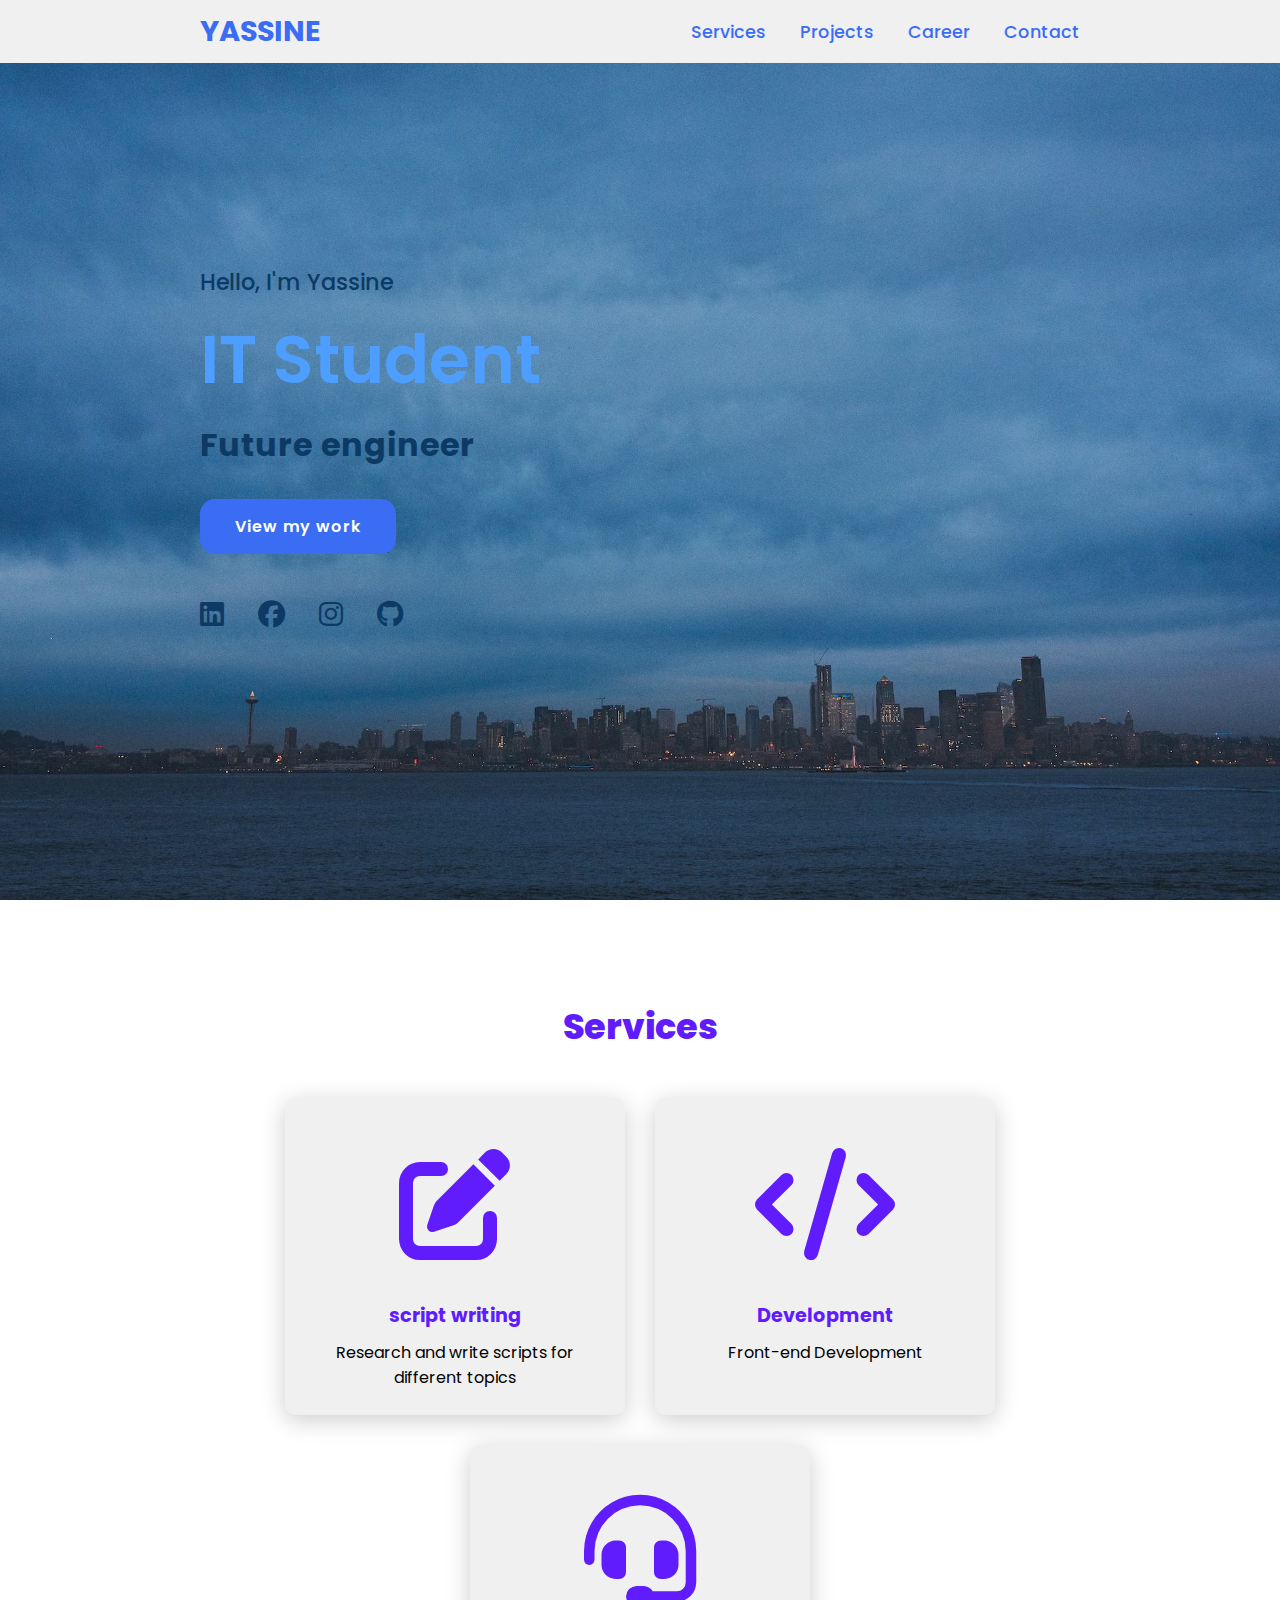
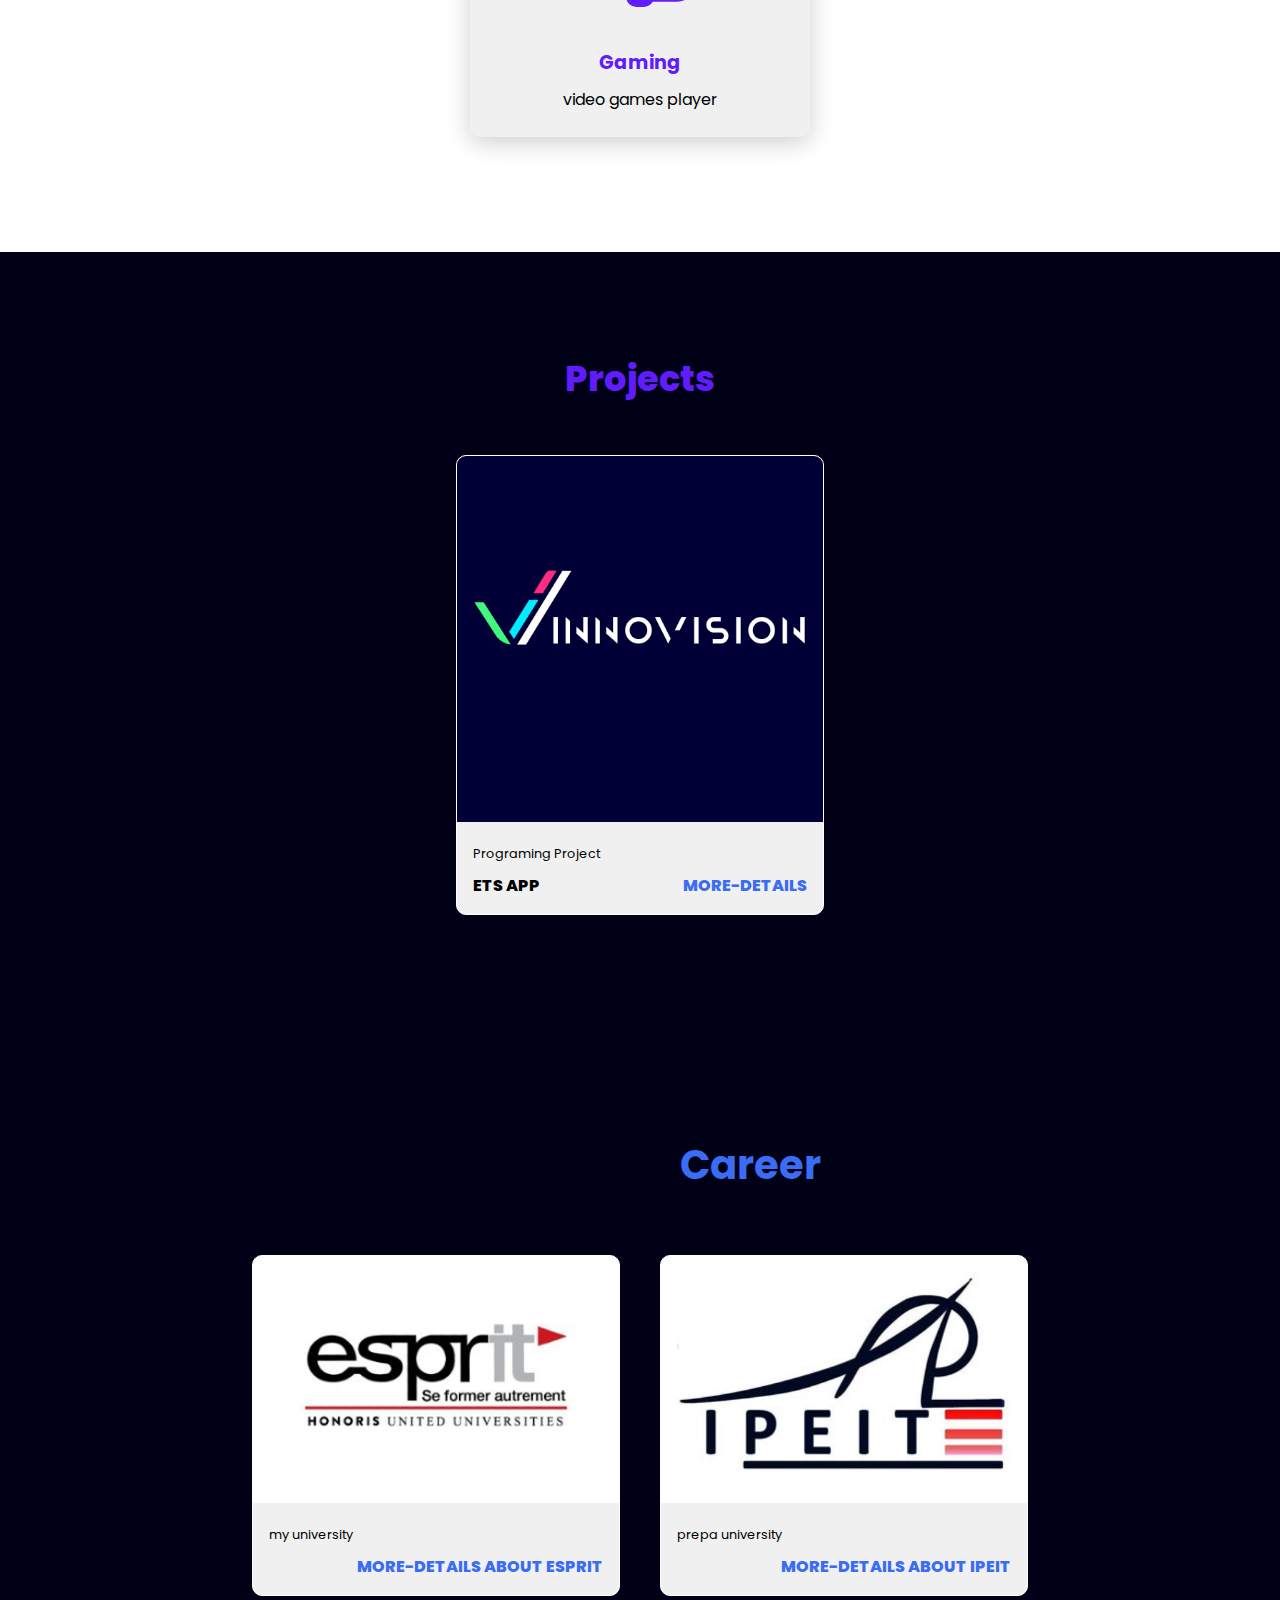
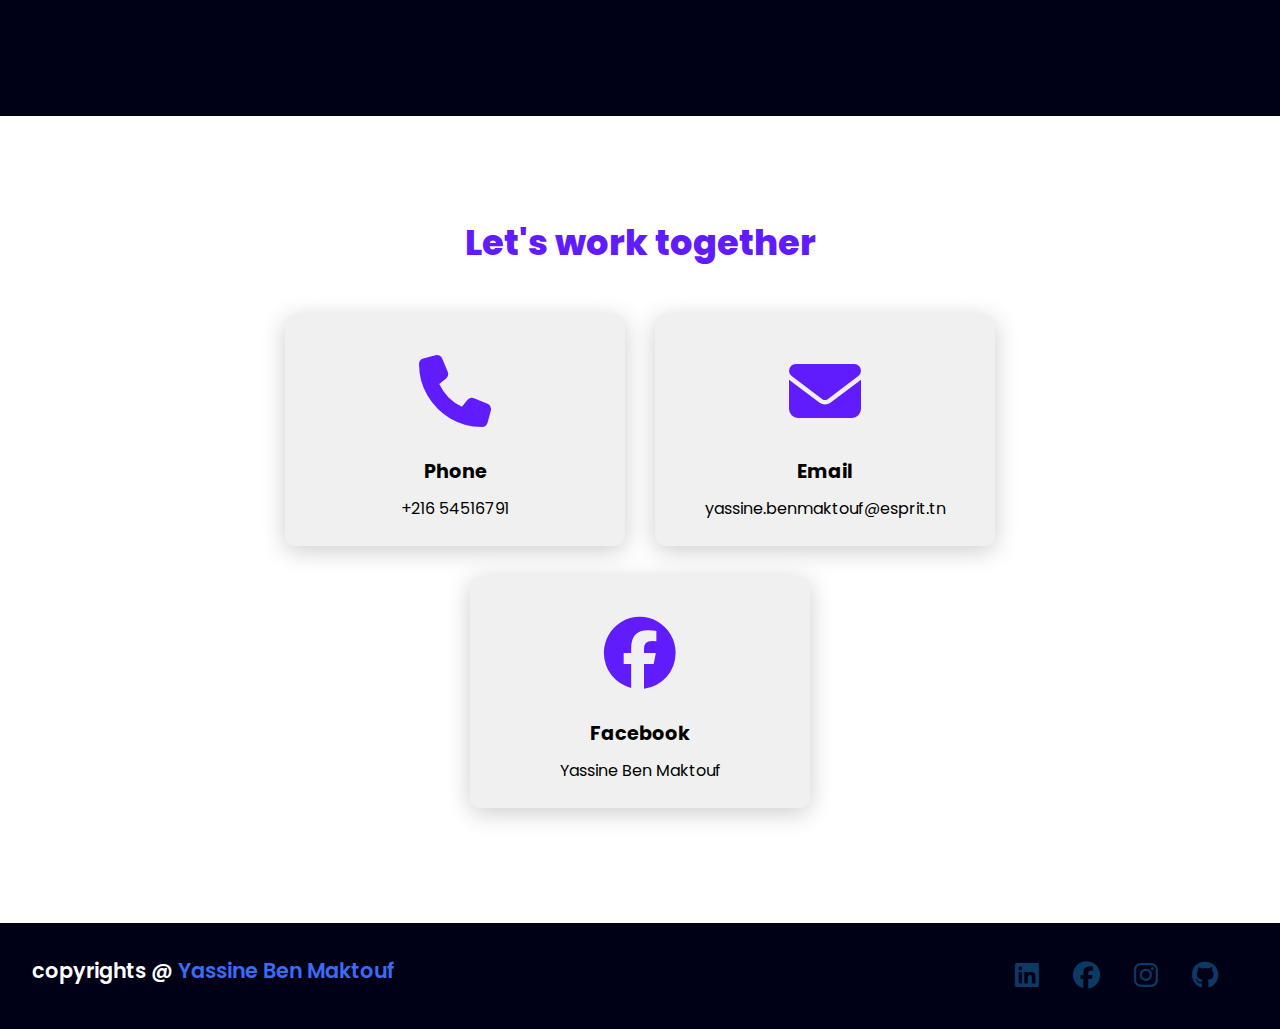
<file: index.html>
<!DOCTYPE html>
<html>
<head>
    <meta charset="UTF-8">
    <meta name="viewport" content="width=device-width, initial-scale=1.0">
    <link rel="stylesheet" href="style.css">
    <link rel="stylesheet" href="https://cdnjs.cloudflare.com/ajax/libs/font-awesome/6.4.2/css/all.min.css">
    <title>Yassine Ben Maktouf</title>
</head>
<body>
    <header>
        <a href="#" class="logo"> Yassine </a>
        <nav class="navigation">
            <a href="#Services">Services</a>
            <a href="#projects">Projects</a>
            <a href="#career">Career</a>
            <a href="#contact">Contact</a>
        </nav>
    </header>

    <section class="main">
        <div>
            <h2>Hello, I'm Yassine<br><span>IT Student</span></h2>
            <h3>Future engineer </h3>
            <a href="https://github.com/YassineBenMaktouf/" class="main-btn">View my work</a>
            <div class="social-icons">
                <a href="https://www.linkedin.com/in/yassine-ben-maktouf-3ab5662a2/"><i class="fa-brands fa-linkedin" style="color: #0c3a64;"></i></a>
                <a href="https://www.facebook.com/benmaktoufyassine/"><i class="fa-brands fa-facebook" style="color: #0c3a64;"></i></a>
                <a href="https://www.instagram.com/yassine_ben_maktouf/"><i class="fa-brands fa-instagram" style="color: #0c3a64;"></i></a>
                <a href="https://github.com/YassineBenMaktouf/"><i class="fa-brands fa-github" style="color: #0c3a64;"></i></a>
            </div>
        </div>
    </section>

    <section class="cards" id="Services">
        <h2 class="title"> Services</h2>
        <div class="content">
            <div class="card">
                <div class="icon">
                    <i class="fas fa-edit"></i>
                </div>
                <div class="info">
                    <h3>script writing</h3>
                    <p>Research and write scripts for different topics </p>
                </div>
            </div>
            <div class="card">
                <div class="icon">
                    <i class="fa-solid fa-code"></i>
                </div>
                <div class="info">
                    <h3> Development </h3>
                    <p>Front-end Development</p>
                </div>
            </div>
            <div class="card">
                <div class="icon">
                    <i class="fa-solid fa-headset"></i>
                </div>
                <div class="info">
                    <h3> Gaming</h3>
                    <p> video games player</p>
                </div>
            </div>
        </div>
    </section>
    <section class="projects" id="projects">
        <h2 class="title">Projects </h2>
        <div class="content">
            <div class="project-card">
                <div class="project-image">
                    <img src="images/myapp.png" />
                </div>
                <div class="project-info">
                    <p class="project-category"> Programing Project</p>
                    <strong class="project-title">
                        <span>ETS app</span>
                        <a href="https://github.com/YassineBenMaktouf/projetc" class="more-details">more-details</a>
                    </strong>
                </div>
            </div>
        </div>

    </section>
    <section class="career" id="career">
        <h2 class="career">Career</h2>
        <div class="content">
            <div class="project-card">
                <div class="project-image">
                    <img src="images/esprit-logo.jpg" />
                </div>
                <div class="project-info">
                    <p class="project-category"> my university</p>
                    <strong class="project-title">
                        <span></span>
                        <a href="https://www.esprit.tn/" class="more-details">more-details about Esprit</a>
                    </strong>
                </div>
            </div>
            <div class="project-card">
                <div class="project-image">
                    <img src="images/ipeit-logo.png" />
                </div>
                <div class="project-info">
                    <p class="project-category"> prepa university</p>
                    <strong class="project-title">
                        <span></span>
                        <a href="http://www.ipeit.rnu.tn/fr/node" class="more-details">more-details about ipeit</a>
                    </strong>
                </div>
            </div>
        </div>

    </section>
    <section class="cards contact" id="contact">
        <h2 class="title"> Let's work together</h2>
        <div class="content">
            <div class="card">
                <div class="icon">
                    <i class="fas fa-phone"></i>
                </div>
                <div class="info">
                    <h3>Phone</h3>
                    <p>+216 54516791</p>
                </div>
            </div>
            <div class="card">
                <a href=""></a>
                <div class="icon">
                    <i class="fa-solid fa-envelope"></i>
                </div>
                <div class="info">
                    <h3> Email </h3>
                    <p>yassine.benmaktouf@esprit.tn </p>
                </div>
            </div>
            <div class="card">
                <div class="icon">
                    <i class="fa-brands fa-facebook"></i>
                </div>
                <div class="info">
                    <h3> Facebook </h3>
                    <p>Yassine Ben Maktouf </p>
                </div>
            </div>
        </div>
    </section>
    <footer class="footer">
        <p class="footer-title">copyrights @ <span>Yassine Ben Maktouf</span></p>
        <div class="social-icons">
            <a href="https://www.linkedin.com/in/yassine-ben-maktouf-3ab5662a2/"><i class="fa-brands fa-linkedin" style="color: #0c3a64;"></i></a>
            <a href="https://www.facebook.com/benmaktoufyassine/"><i class="fa-brands fa-facebook" style="color: #0c3a64;"></i></a>
            <a href="https://www.instagram.com/yassine_ben_maktouf/"><i class="fa-brands fa-instagram" style="color: #0c3a64;"></i></a>
            <a href="https://github.com/YassineBenMaktouf/"><i class="fa-brands fa-github" style="color: #0c3a64;"></i></a>
        </div>
    </footer>
    
</body>
</html>
</file>
<file: style.css>
@import url('https://fonts.googleapis.com/css2?family=Poppins:ital,wght@0,100;0,200;0,300;0,400;0,500;0,600;0,700;0,800;0,900;1,200;1,300;1,400;1,500;1,600;1,700;1,800;1,900&display=swap');

*{
    font-family: 'Poppins', sans-serif;
    margin: 0;
    padding: 0;
    box-sizing: border-box;
    scroll-behavior: smooth;
}
header{
    background-color:#f0f0f0 ;
    width: 100%;
    position: fixed;
    z-index: 999;
    display: flex;
    justify-content: space-between;
    align-items: center;
    padding: 10px 200px ;
}
.logo{
    text-decoration: none;
    color: #3a6cf4;
    text-transform: uppercase;
    font-weight: 700;
    font-size: 1.8em;
}
.navigation a{
    color:#3a6cf4 ;
    text-decoration: none;
    font-size: 1.1em;
    font-weight: 500;
    padding-left: 30px;

}
.navigation a:hover{
    color: #601cfc;
}
section{
    padding: 100px 200px;
}
.main{
    width: 100%;
    min-height: 100vh;
    display: flex;
    align-items: center;
    background: url(images/background.avif) no-repeat;
    background-size: cover;
    background-position: center;
    background-attachment: fixed;
}
.main h2{
    color: #0c3a64;
    font-size: 1.4em ;
    font-weight:500 ;
}
.main h2 span{
    display: inline-block;
    margin-top: 10px;
    color: #4e9eff;
    font-size: 3em ;
    font-weight:600 ;
}
.main h3{
    color:#0c3a64;
    font-size: 2em;
    font-weight: 700;
    letter-spacing: 1px;
    margin-top: 10px;
    margin-bottom: 30px;
}
.main-btn{
    color: #fff;
    background-color: #3a6cf4;
    text-decoration: none;
    font-size: 1.1 em;
    font-weight: 600;
    display: inline-block;
    padding: 0.9375em 2.1875em;
    letter-spacing: 1px;
    border-radius: 15px;
    margin-bottom: 40px ;
    transition: 0.7s ease;

}
.main-btn:hover{
    background-color: #601cfc;
    transform: scale(1.1);
}
.social-icons a {
    font-size: 1.7em;
    padding-right: 30px;
}
.title{
    display: flex;
    justify-content: center;
    color: #601cfc;
    font-size: 2.2em;
    font-weight: 800;
    margin-bottom: 30px;
}
.content{
    display: flex;
    justify-content: center;
    flex-direction: row;
    flex-wrap: wrap;
}
.card{
    background-color: #f0f0f0;
    width: 21.25em;
    box-shadow: 0 5px 25px rgba(1 1 1  / 20%);
    border-radius: 10px;
    padding: 25px;
    margin: 15px;
    transition:0.7s ease ;
}
.card:hover{
    transform: scale(1.1) ;
}
.icon{
    color: #601cfc;
    font-size: 7em;
    text-align: center;
}

.info{
    text-align: center;
}

.info h3{
    color: #601cfc;
    font-size: 1.2em;
    font-weight: 700;
    margin: 10px;
}
.career{
    background-color:#000016 ;
}
.career.content{
    margin-top: 30px;
}
.career h2{
    color: #3a6cf4;
    font-size: 40px;
    justify-content: center;
    padding-left: 12em;
    padding-bottom: 1em;
}
.projects{
    background-color: #000016;
}
.projects.content{
    margin-top: 30px;
}
.project-card{
    background-color: #f0f0f0;
    border: 1px solid #fff ;
    min-height: 14em;
    width: 23em;
    overflow: hidden;
    border-radius: 10px;
    margin: 20px;
    transition: 0.7s ease;
}
.project-card:hover{
    transform: scale(1.1);
}
.project-card:hover .project-image {
    opacity: 0.9;
}

.project-image img{
    width: 100%;
}

.project-info{
    padding: 1em;
}
.project-category{
    font-size: 0.8em;
    color: #000;
}
.project-title{
    display: flex;
    justify-content: space-between;
    text-transform: uppercase ;
    font-weight:800 ;
    margin-top: 10px;
}
.more-details{
    text-decoration: none;
    color: #3a6cf4;
}
.more-details:hover{
    color: #601cfc;
}
.contact .icon{
    font-size: 4.5em;    
}
.contact .info h3{
    color: #000;
}
.footer{
    background-color: #000016;
    color: #fff;
    padding: 2em;
    display: flex;
    justify-content: space-between;
    size: 1px;
}
.footer-title{
    font-size: 1.3em;
    font-weight: 600;
}
.footer-title span{
    color: #3a6cf4;
}
@media (max-widht:1023px){
    header{
        padding: 12px 20px;
    }
    .navigation a{
        padding-left: 10px;
    }
    .title{
        font-size: 1.8em;
    }
    .section{
        padding: 80px 20px;
    }
    .main-content h2{
        font-size: 1em;
    }
    .main-content h3 {
        font-size: 1em;
    }
    .content{
        flex-direction: column;
        align-items: center;
    }
    
}

@media (max-width:641px){
    body{
        font-size: 12px;        
    }
    .main-content h2{
        font-size: 0.8em;
    }
    .main-content h3 {
        font-size: 0.8em;
    }
}
@media(max-widht:300px){
    body{
        font-size: 10px;
    }
}
</file>
